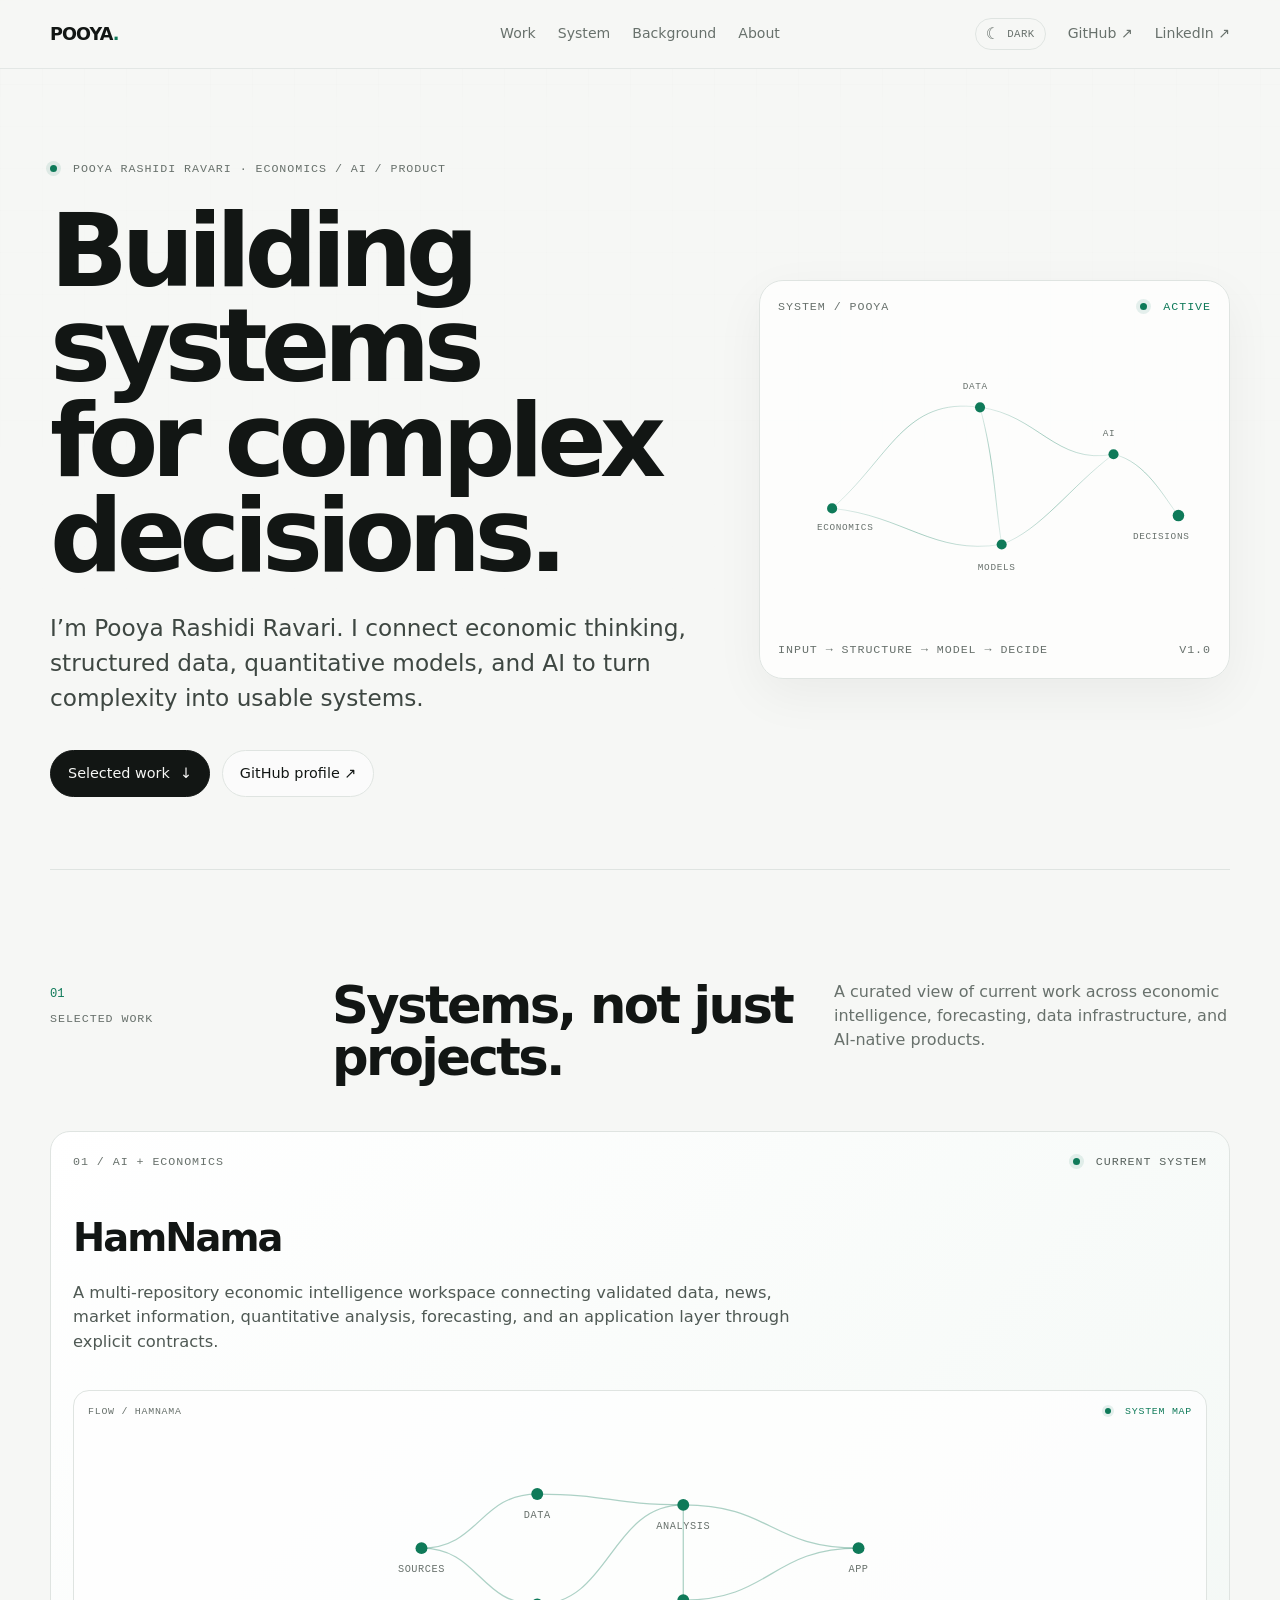
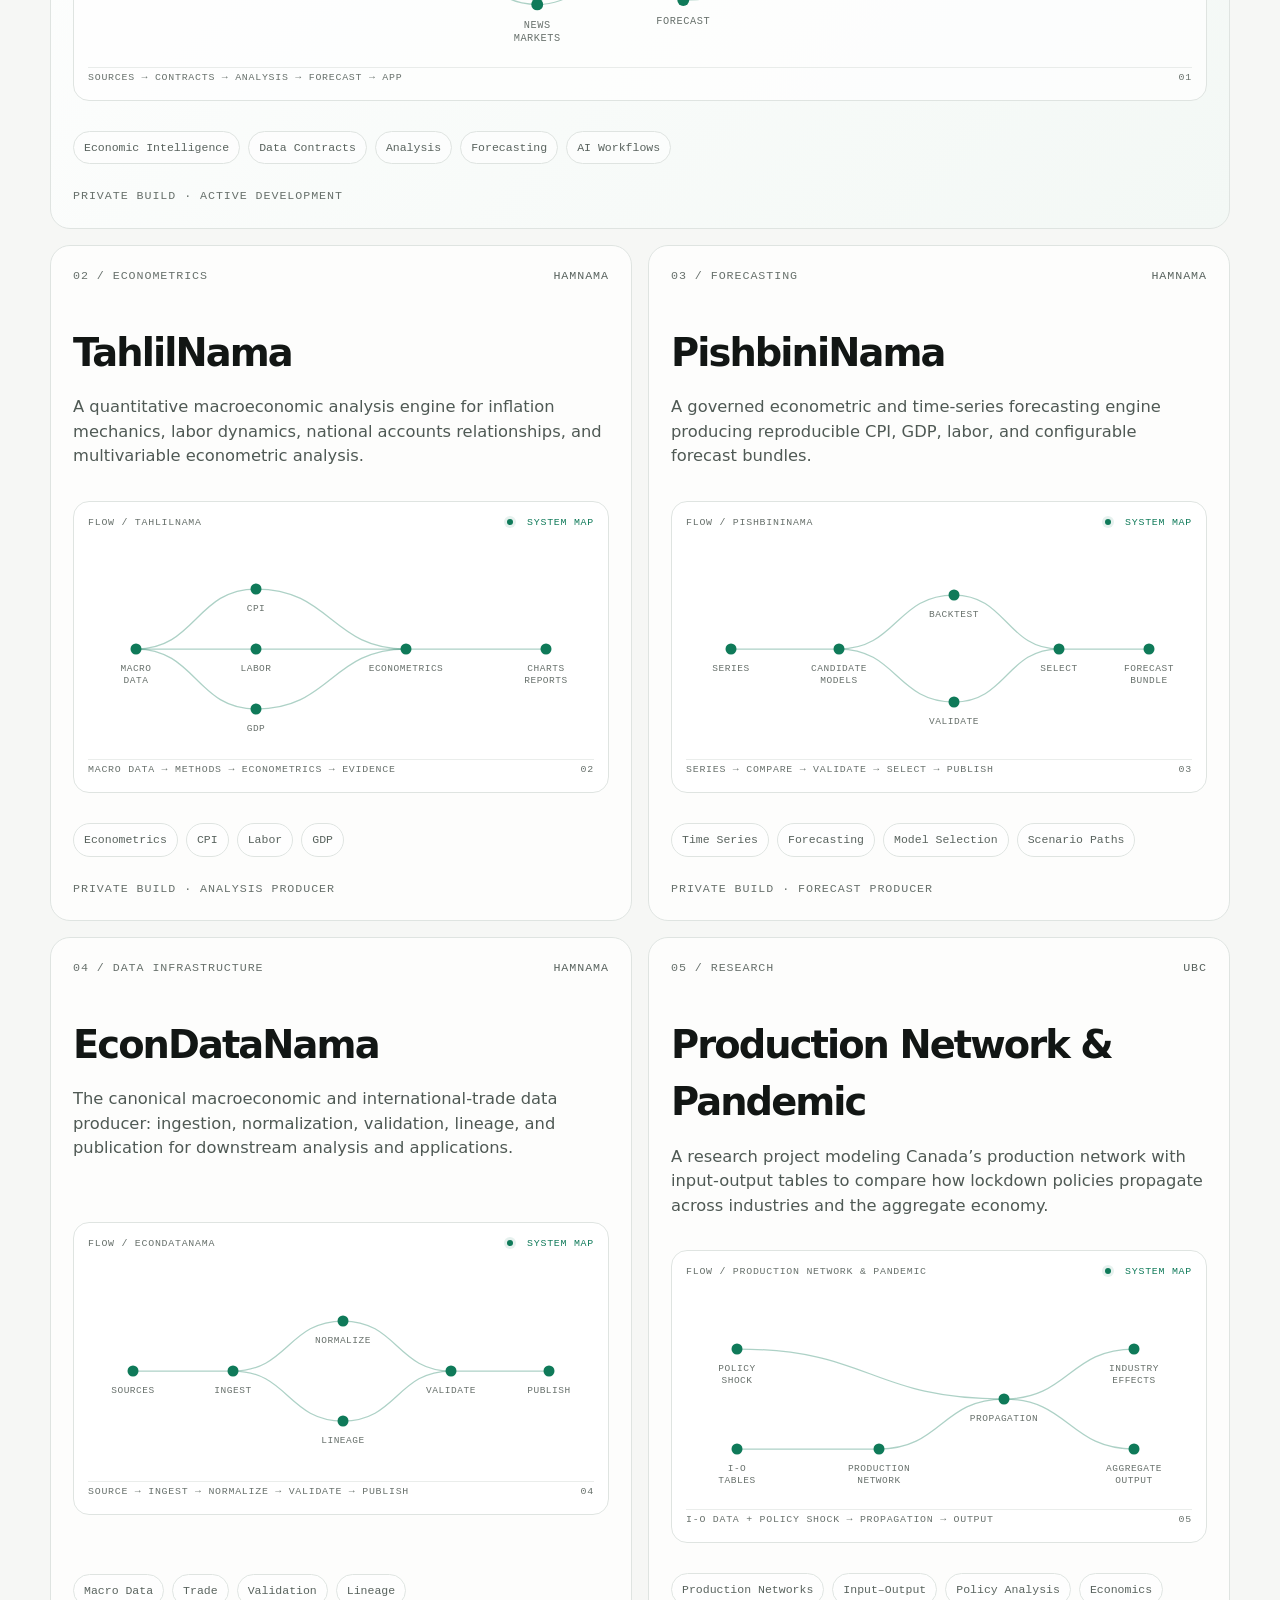
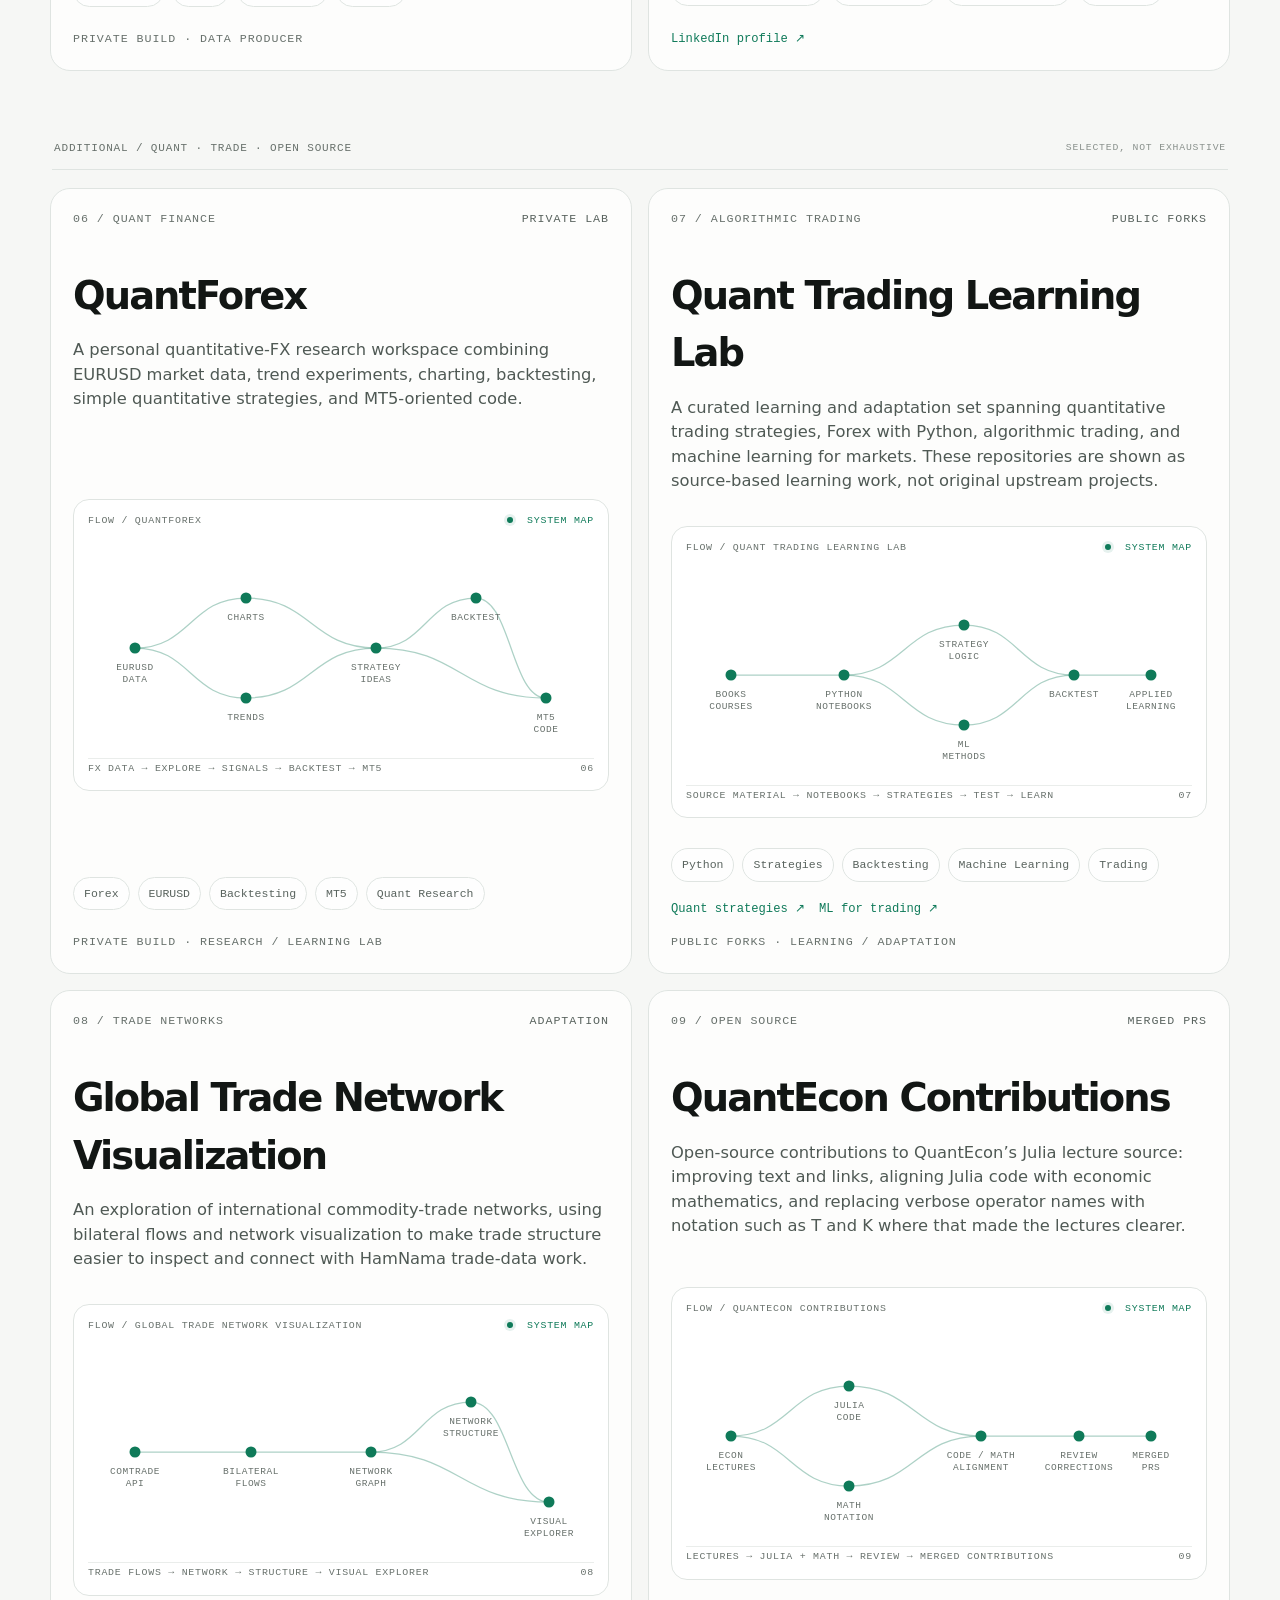
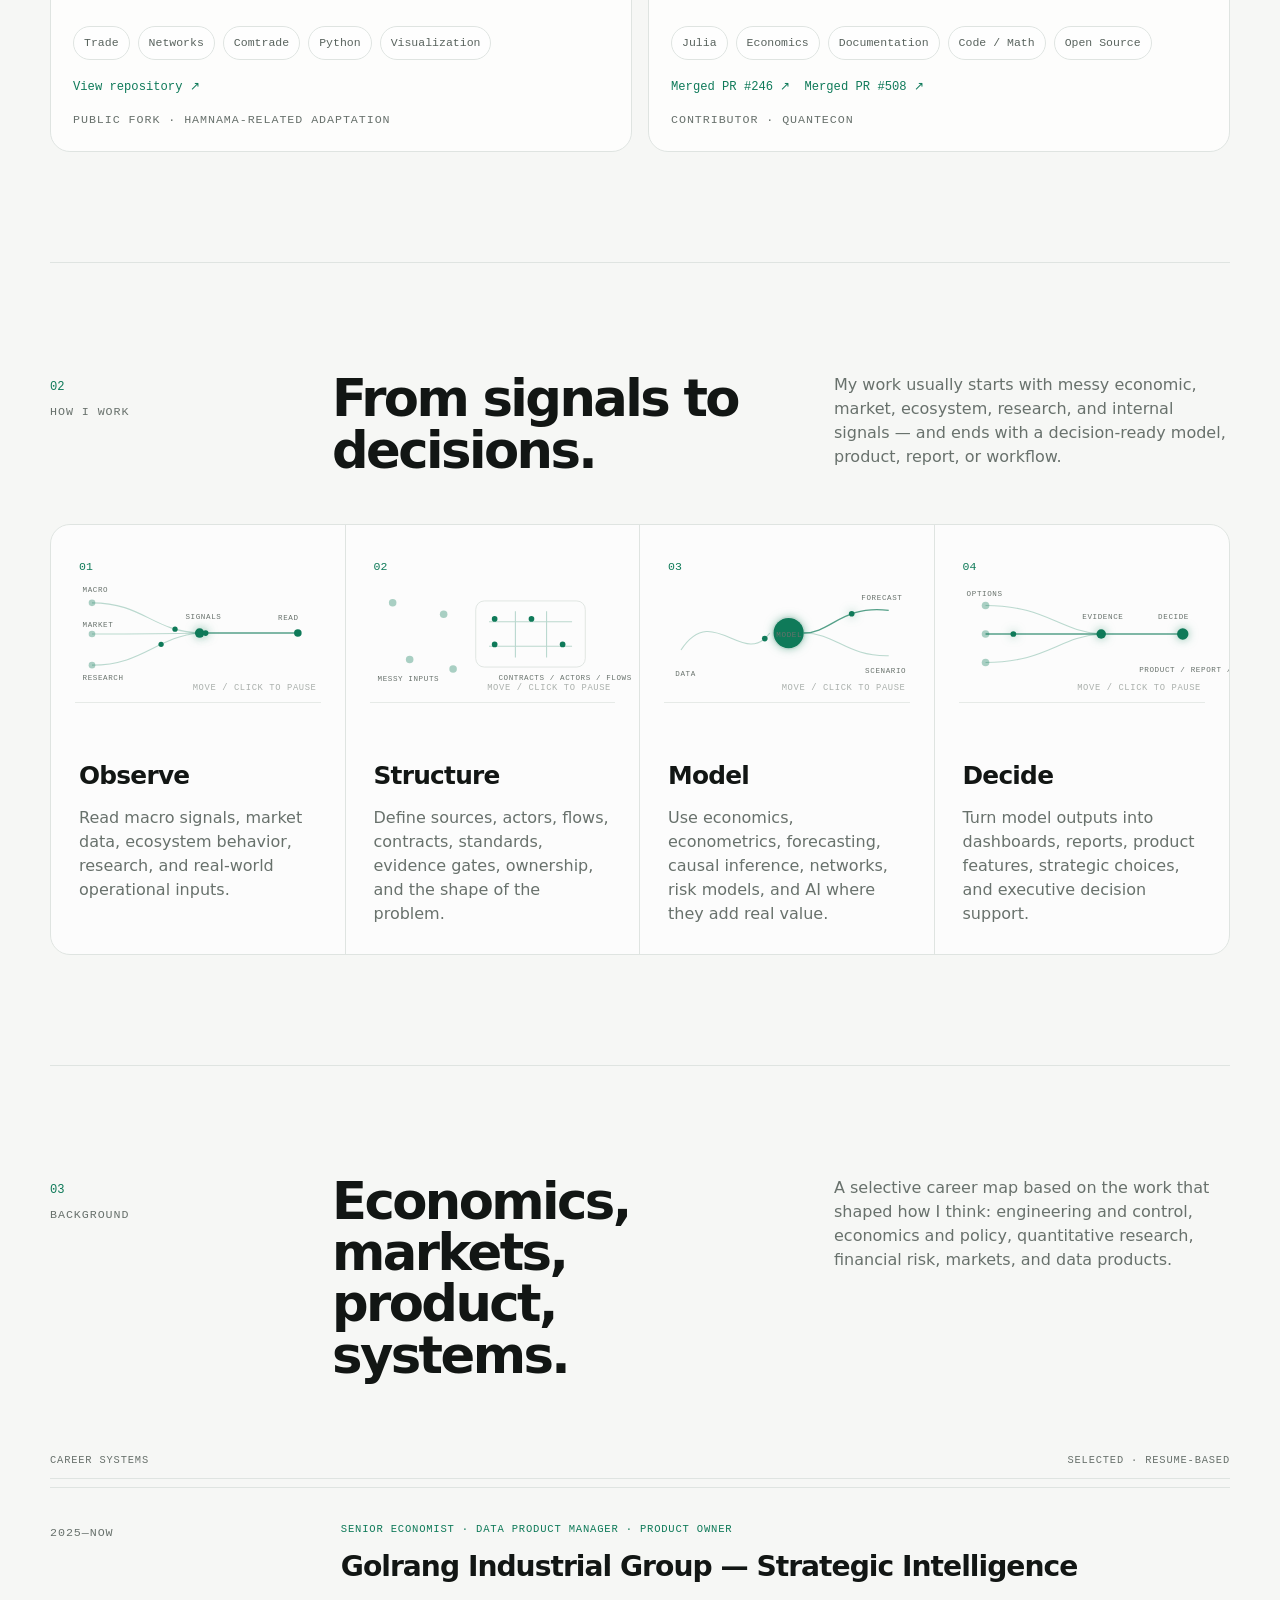
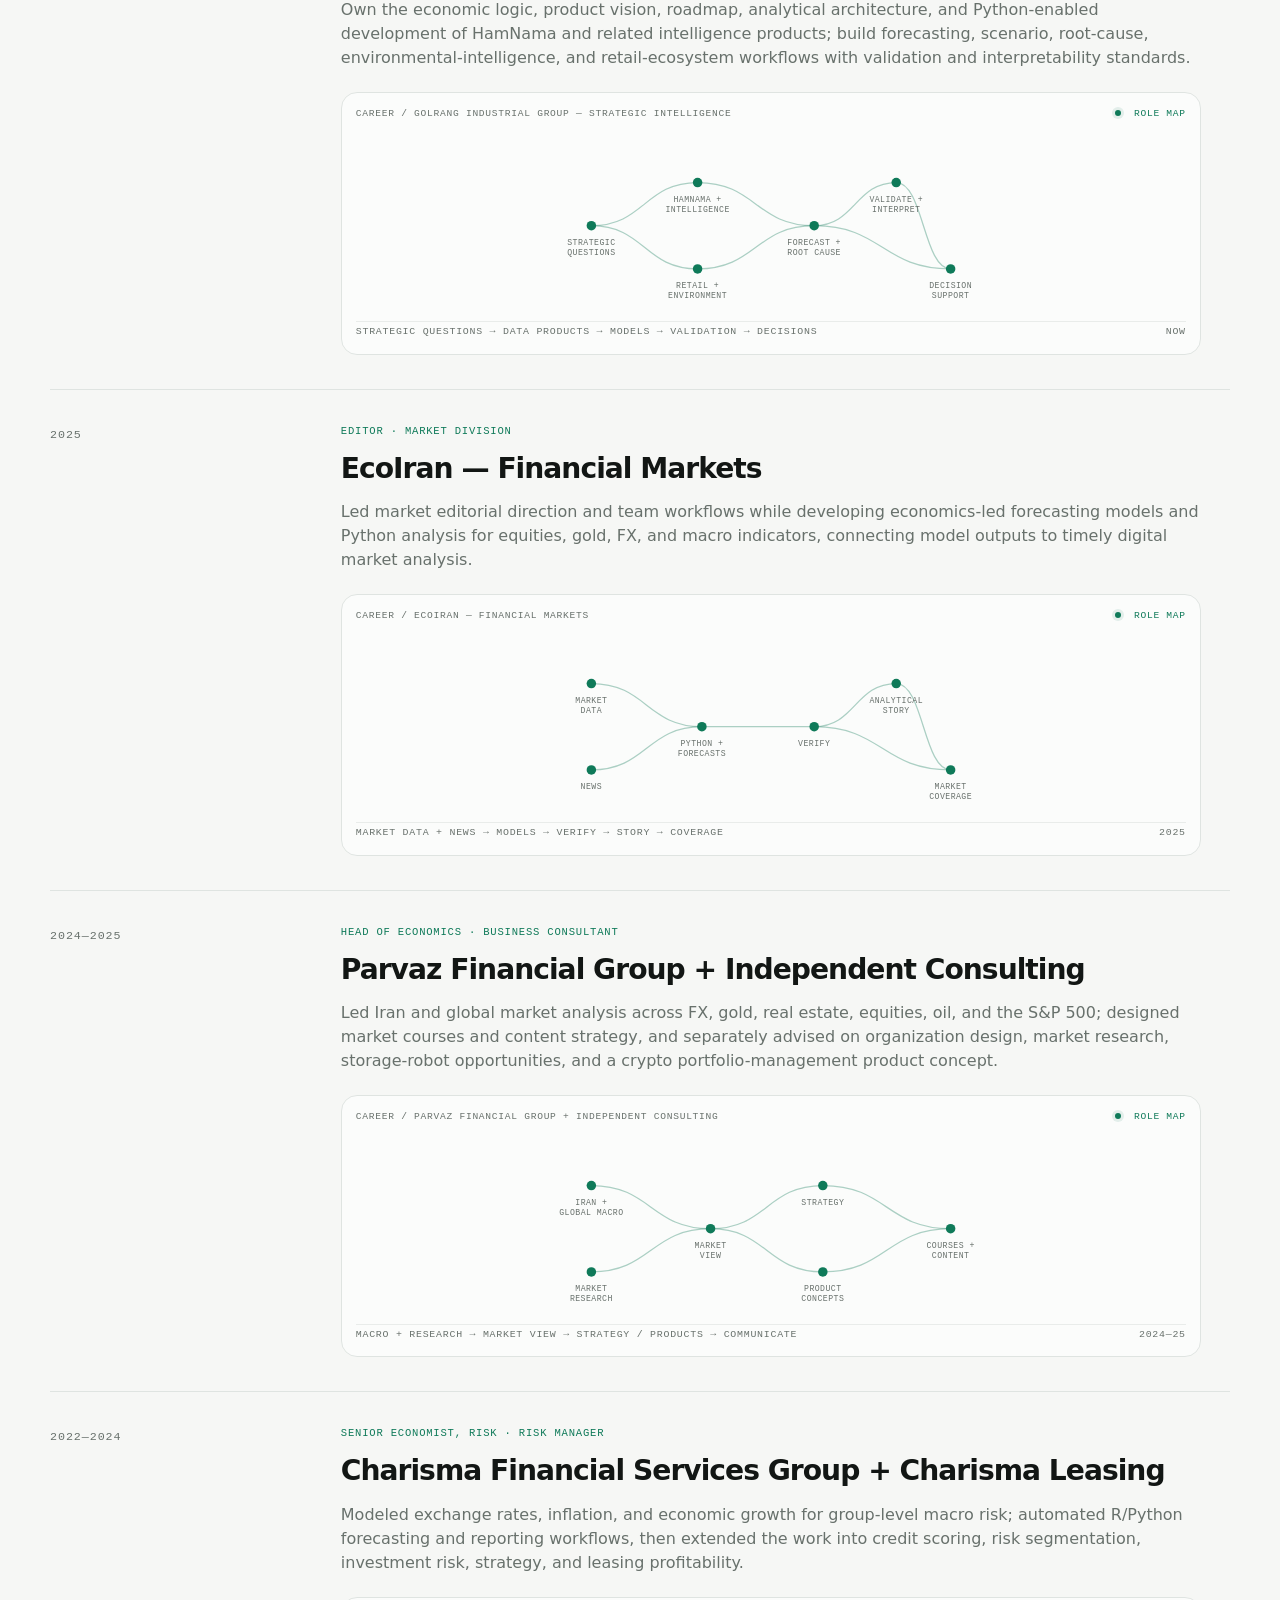
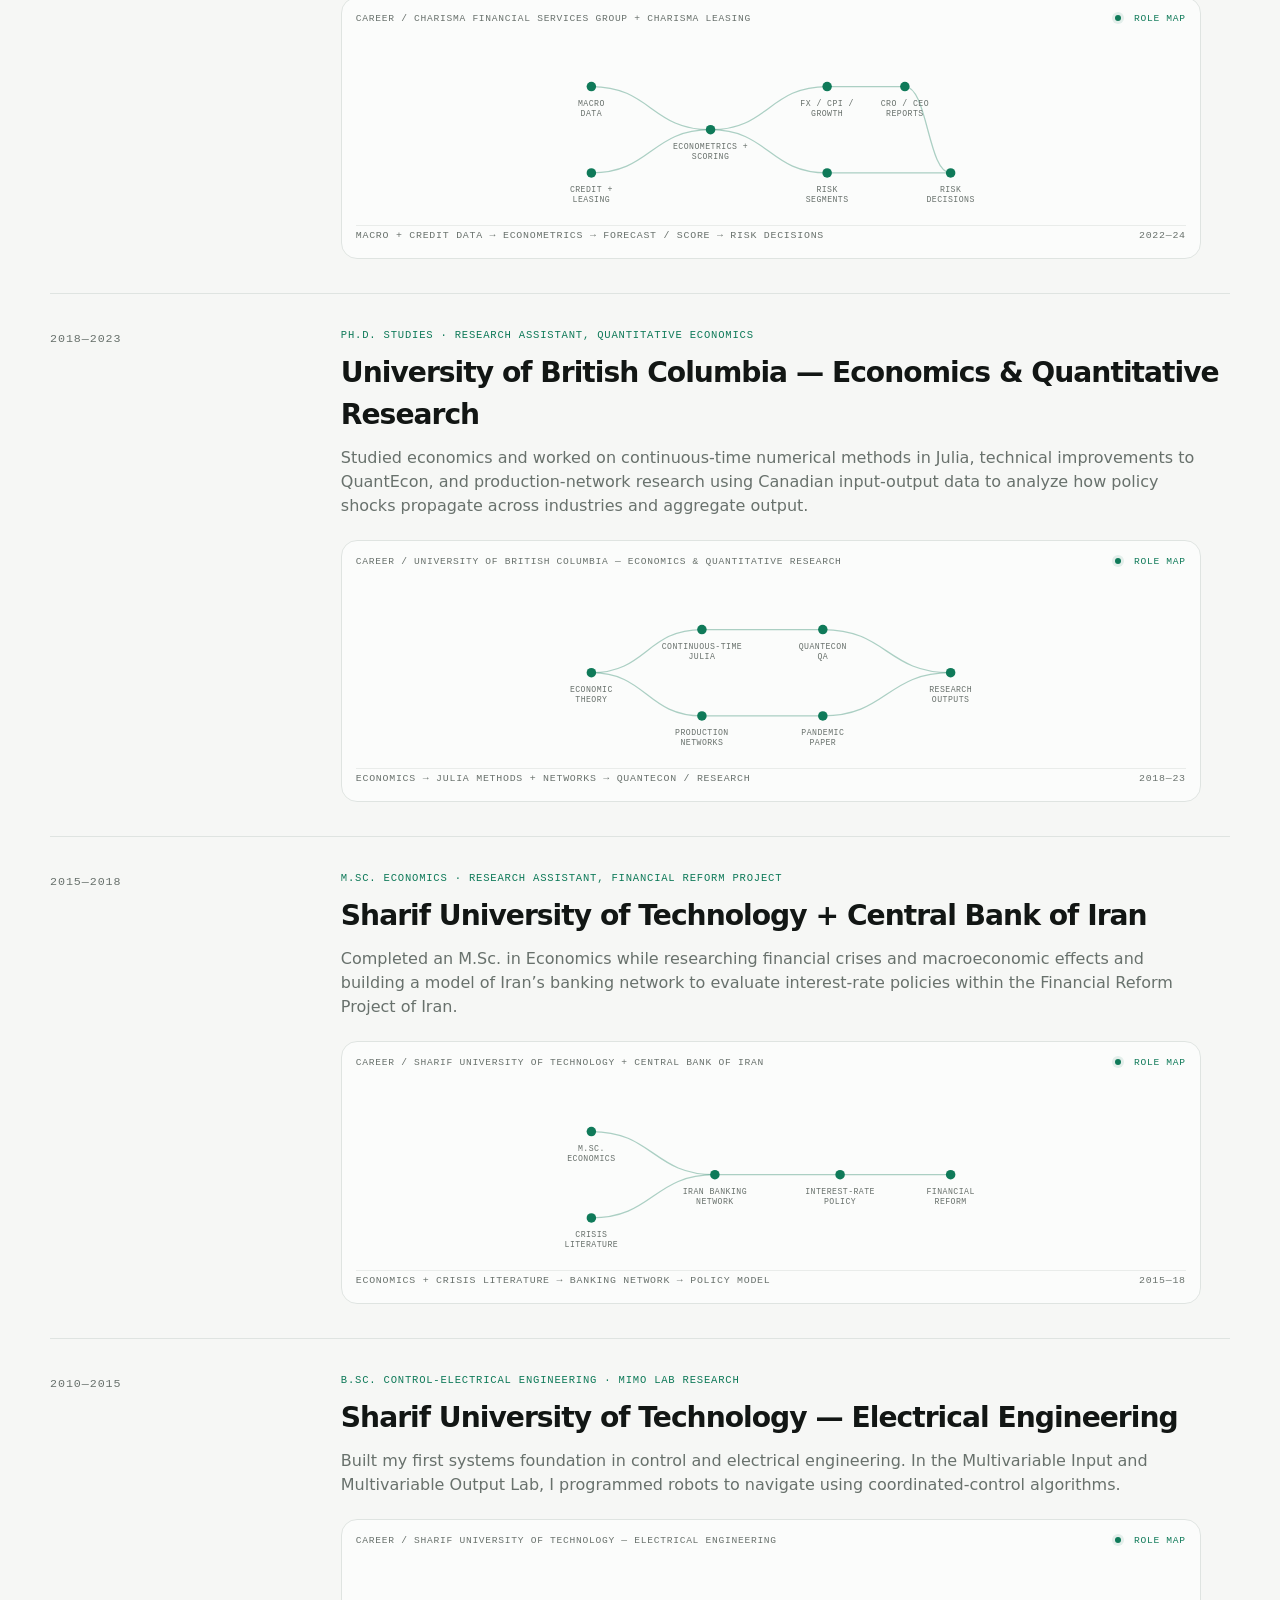
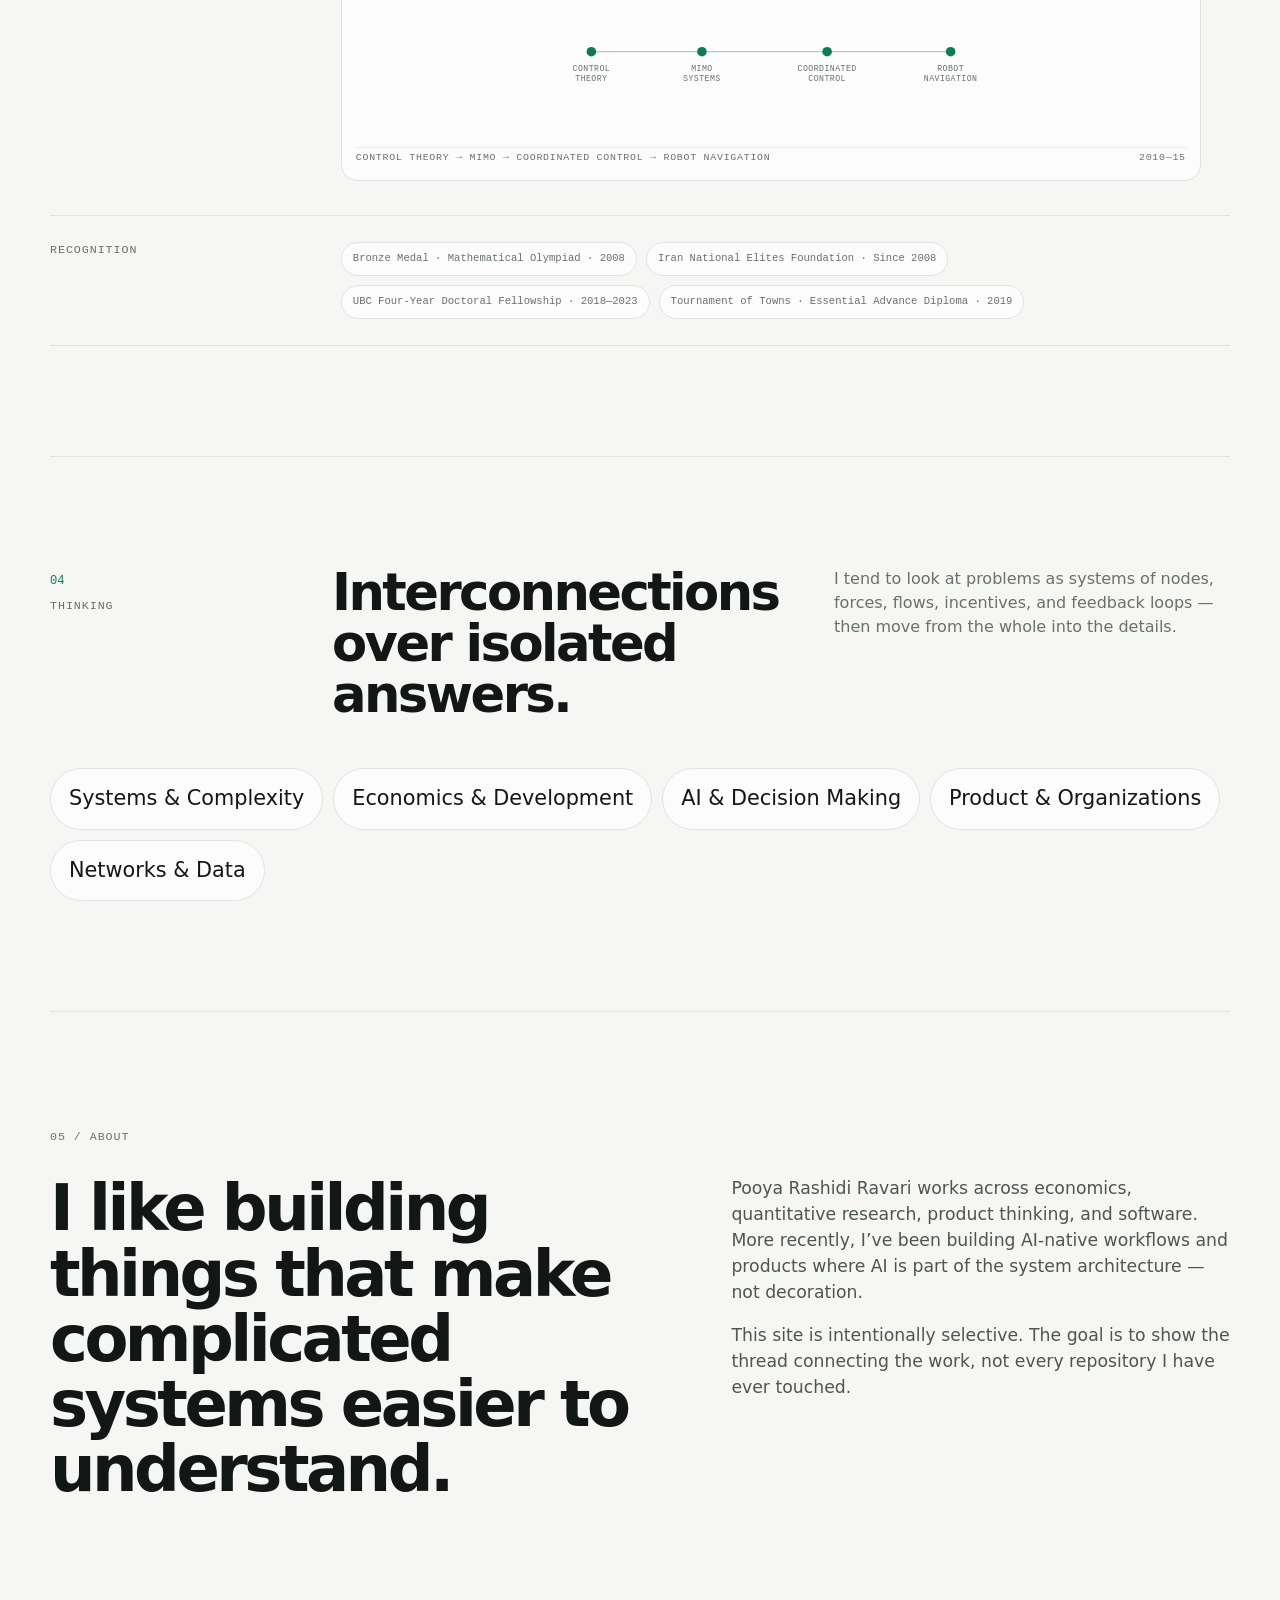
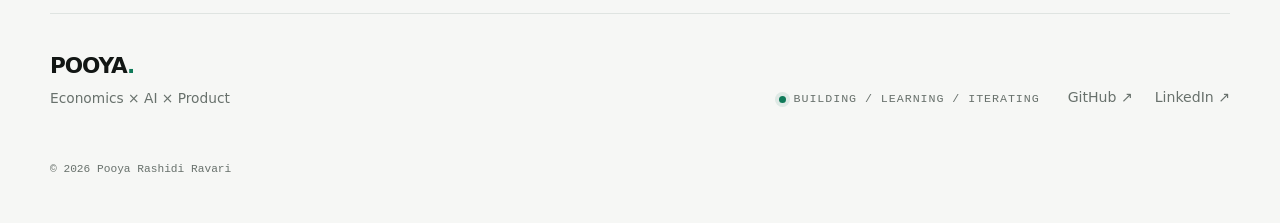
<file: index.html>
<!doctype html>
<html lang="en">
<head>
  <meta charset="utf-8">
  <meta name="viewport" content="width=device-width, initial-scale=1">
  <meta name="theme-color" content="#f6f7f5">

  <title>Pooya Rashidi Ravari | Economics, AI, Product & Quant Research</title>
  <meta name="description" content="Official portfolio of Pooya Rashidi Ravari — economist, data product manager, quantitative researcher and AI systems builder working across economics, forecasting, finance and decision systems.">
  <meta name="author" content="Pooya Rashidi Ravari">
  <meta name="robots" content="index,follow,max-image-preview:large,max-snippet:-1,max-video-preview:-1">

  <link rel="canonical" href="https://pooyaravari.github.io/">
  <link rel="sitemap" type="application/xml" href="https://pooyaravari.github.io/sitemap.xml">
  <link rel="icon" href="favicon.svg" type="image/svg+xml">
  <link rel="stylesheet" href="assets/css/style.css">
  <link rel="stylesheet" href="assets/css/resume-interactions.css">

  <meta property="og:title" content="Pooya Rashidi Ravari | Economics × AI × Product">
  <meta property="og:description" content="Official portfolio of Pooya Rashidi Ravari: economic intelligence, forecasting, quantitative finance, AI systems and product work.">
  <meta property="og:type" content="website">
  <meta property="og:url" content="https://pooyaravari.github.io/">
  <meta property="og:site_name" content="Pooya Rashidi Ravari">
  <meta property="og:locale" content="en_US">

  <meta name="twitter:card" content="summary">
  <meta name="twitter:title" content="Pooya Rashidi Ravari | Economics × AI × Product">
  <meta name="twitter:description" content="Economics, quantitative research, AI systems, forecasting and product work by Pooya Rashidi Ravari.">

  <script type="application/ld+json">
  {
    "@context": "https://schema.org",
    "@graph": [
      {
        "@type": "Person",
        "@id": "https://pooyaravari.github.io/#person",
        "name": "Pooya Rashidi Ravari",
        "alternateName": ["Pooya Rashidi", "Pooya Ravari"],
        "url": "https://pooyaravari.github.io/",
        "sameAs": [
          "https://github.com/pooyaravari",
          "https://www.linkedin.com/in/pooya-rashidi-ravari-47489778/"
        ],
        "jobTitle": "Senior Economist, Data Product Manager and Product Owner",
        "alumniOf": [
          {"@type": "CollegeOrUniversity", "name": "University of British Columbia"},
          {"@type": "CollegeOrUniversity", "name": "Sharif University of Technology"}
        ],
        "knowsAbout": [
          "Economics",
          "Artificial Intelligence",
          "Product Management",
          "Econometrics",
          "Economic Forecasting",
          "Quantitative Finance",
          "Risk Analytics",
          "Data Systems",
          "Network Analysis",
          "Control Engineering"
        ]
      },
      {
        "@type": "WebSite",
        "@id": "https://pooyaravari.github.io/#website",
        "url": "https://pooyaravari.github.io/",
        "name": "Pooya Rashidi Ravari",
        "alternateName": ["Pooya Rashidi", "Pooya Ravari"],
        "publisher": {"@id": "https://pooyaravari.github.io/#person"},
        "inLanguage": "en"
      },
      {
        "@type": "ProfilePage",
        "@id": "https://pooyaravari.github.io/#profile",
        "url": "https://pooyaravari.github.io/",
        "name": "Pooya Rashidi Ravari — Economics, AI, Product & Quant Research",
        "mainEntity": {"@id": "https://pooyaravari.github.io/#person"},
        "isPartOf": {"@id": "https://pooyaravari.github.io/#website"},
        "inLanguage": "en"
      }
    ]
  }
  </script>
</head>
<body>
  <div class="ambient-grid" aria-hidden="true"></div>

  <header class="site-header">
    <a class="brand" href="#top" aria-label="Pooya Rashidi Ravari home">POOYA<span>.</span></a>
    <nav class="nav" aria-label="Primary navigation">
      <a href="#work">Work</a>
      <a href="#system">System</a>
      <a href="#background">Background</a>
      <a href="#about">About</a>
    </nav>
    <div class="header-links">
      <a href="https://github.com/pooyaravari" target="_blank" rel="noreferrer">GitHub ↗</a>
      <a href="https://www.linkedin.com/in/pooya-rashidi-ravari-47489778/" target="_blank" rel="noreferrer">LinkedIn ↗</a>
    </div>
  </header>

  <main id="top">
    <section class="hero section-shell">
      <div class="hero-copy reveal">
        <div class="eyebrow"><span class="status-dot"></span> POOYA RASHIDI RAVARI · ECONOMICS / AI / PRODUCT</div>
        <h1>Building systems<br>for complex decisions.</h1>
        <p class="hero-lede">I’m Pooya Rashidi Ravari. I connect economic thinking, structured data, quantitative models, and AI to turn complexity into usable systems.</p>
        <div class="hero-actions">
          <a class="button button-primary" href="#work">Selected work <span>↓</span></a>
          <a class="button button-ghost" href="https://github.com/pooyaravari" target="_blank" rel="noreferrer">GitHub profile ↗</a>
        </div>
      </div>

      <div class="system-card reveal" aria-label="System map: economics to decisions">
        <div class="system-card-head">
          <span>SYSTEM / POOYA</span>
          <span class="system-state"><i></i> ACTIVE</span>
        </div>
        <div class="network" aria-hidden="true">
          <svg viewBox="0 0 600 420" role="img">
            <defs>
              <linearGradient id="lineFade" x1="0" x2="1">
                <stop offset="0" stop-color="currentColor" stop-opacity=".12"/>
                <stop offset=".5" stop-color="currentColor" stop-opacity=".42"/>
                <stop offset="1" stop-color="currentColor" stop-opacity=".12"/>
              </linearGradient>
            </defs>
            <g class="network-lines" fill="none" stroke="url(#lineFade)" stroke-width="1.25">
              <path d="M75 250 C155 180 175 95 280 110"/>
              <path d="M75 250 C175 260 215 315 310 300"/>
              <path d="M280 110 C360 120 385 190 465 175"/>
              <path d="M310 300 C365 280 405 220 465 175"/>
              <path d="M465 175 C510 185 535 235 555 260"/>
              <path d="M280 110 C300 185 300 235 310 300"/>
            </g>
            <g class="network-node node-a"><circle cx="75" cy="250" r="7"/><text x="54" y="280">ECONOMICS</text></g>
            <g class="network-node node-b"><circle cx="280" cy="110" r="7"/><text x="256" y="85">DATA</text></g>
            <g class="network-node node-c"><circle cx="310" cy="300" r="7"/><text x="277" y="335">MODELS</text></g>
            <g class="network-node node-d"><circle cx="465" cy="175" r="7"/><text x="450" y="150">AI</text></g>
            <g class="network-node node-e"><circle cx="555" cy="260" r="8"/><text x="492" y="292">DECISIONS</text></g>
          </svg>
        </div>
        <div class="system-card-foot">
          <span>INPUT → STRUCTURE → MODEL → DECIDE</span>
          <span>V1.0</span>
        </div>
      </div>
    </section>

    <section id="work" class="section-shell section-block">
      <div class="section-heading reveal">
        <div>
          <span class="section-index">01</span>
          <p class="section-label">SELECTED WORK</p>
        </div>
        <h2>Systems, not just projects.</h2>
        <p>A curated view of current work across economic intelligence, forecasting, data infrastructure, and AI-native products.</p>
      </div>

      <div class="projects">
        <article class="project-card project-featured reveal">
          <div class="project-topline">
            <span>01 / AI + ECONOMICS</span>
            <span class="project-status"><i></i> CURRENT SYSTEM</span>
          </div>
          <div class="project-body">
            <div>
              <h3>HamNama</h3>
              <p class="project-summary">A multi-repository economic intelligence workspace connecting validated data, news, market information, quantitative analysis, forecasting, and an application layer through explicit contracts.</p>
            </div>
            <div class="project-stack">
              <span>Economic Intelligence</span><span>Data Contracts</span><span>Analysis</span><span>Forecasting</span><span>AI Workflows</span>
            </div>
          </div>
          <div class="project-note">PRIVATE BUILD · ACTIVE DEVELOPMENT</div>
        </article>

        <article class="project-card reveal">
          <div class="project-topline">
            <span>02 / ECONOMETRICS</span>
            <span class="project-status">HAMNAMA</span>
          </div>
          <div class="project-body">
            <div>
              <h3>TahlilNama</h3>
              <p class="project-summary">A quantitative macroeconomic analysis engine for inflation mechanics, labor dynamics, national accounts relationships, and multivariable econometric analysis.</p>
            </div>
            <div class="project-stack">
              <span>Econometrics</span><span>CPI</span><span>Labor</span><span>GDP</span>
            </div>
          </div>
          <div class="project-note">PRIVATE BUILD · ANALYSIS PRODUCER</div>
        </article>

        <article class="project-card reveal">
          <div class="project-topline">
            <span>03 / FORECASTING</span>
            <span class="project-status">HAMNAMA</span>
          </div>
          <div class="project-body">
            <div>
              <h3>PishbiniNama</h3>
              <p class="project-summary">A governed econometric and time-series forecasting engine producing reproducible CPI, GDP, labor, and configurable forecast bundles.</p>
            </div>
            <div class="project-stack">
              <span>Time Series</span><span>Forecasting</span><span>Model Selection</span><span>Scenario Paths</span>
            </div>
          </div>
          <div class="project-note">PRIVATE BUILD · FORECAST PRODUCER</div>
        </article>

        <article class="project-card reveal">
          <div class="project-topline">
            <span>04 / DATA INFRASTRUCTURE</span>
            <span class="project-status">HAMNAMA</span>
          </div>
          <div class="project-body">
            <div>
              <h3>EconDataNama</h3>
              <p class="project-summary">The canonical macroeconomic and international-trade data producer: ingestion, normalization, validation, lineage, and publication for downstream analysis and applications.</p>
            </div>
            <div class="project-stack">
              <span>Macro Data</span><span>Trade</span><span>Validation</span><span>Lineage</span>
            </div>
          </div>
          <div class="project-note">PRIVATE BUILD · DATA PRODUCER</div>
        </article>

        <article class="project-card reveal">
          <div class="project-topline">
            <span>05 / AI + SOCIAL</span>
            <span class="project-status"><i></i> PROTOTYPE</span>
          </div>
          <div class="project-body">
            <div>
              <h3>Wavelength</h3>
              <p class="project-summary">A social discovery network designed around movement, music, and shared vibe, using privacy-aware kinematic motion analysis instead of scores, swipes, or facial recognition.</p>
            </div>
            <div class="project-stack">
              <span>Motion Analysis</span><span>React</span><span>TypeScript</span><span>Privacy by Design</span>
            </div>
          </div>
          <div class="project-note">PRIVATE BUILD · PRODUCT EXPERIMENT</div>
        </article>

        <article class="project-card reveal">
          <div class="project-topline">
            <span>06 / RESEARCH</span>
            <span class="project-status">UBC</span>
          </div>
          <div class="project-body">
            <div>
              <h3>Production Network &amp; Pandemic</h3>
              <p class="project-summary">A research project modeling Canada’s production network with input-output tables to compare how lockdown policies propagate across industries and the aggregate economy.</p>
            </div>
            <div class="project-stack">
              <span>Production Networks</span><span>Input–Output</span><span>Policy Analysis</span><span>Economics</span>
            </div>
          </div>
          <a class="project-link" href="https://www.linkedin.com/in/pooya-rashidi-ravari-47489778/" target="_blank" rel="noreferrer">LinkedIn profile ↗</a>
        </article>
      </div>
    </section>

    <section id="system" class="section-shell section-block system-section">
      <div class="section-heading reveal">
        <div>
          <span class="section-index">02</span>
          <p class="section-label">HOW I WORK</p>
        </div>
        <h2>From signals to decisions.</h2>
        <p>My work usually starts with messy economic, market, ecosystem, research, and internal signals — and ends with a decision-ready model, product, report, or workflow.</p>
      </div>

      <div class="process-grid reveal">
        <div class="process-step" data-process="observe">
          <span>01</span>
          <div class="process-visual" aria-hidden="true"></div>
          <h3>Observe</h3>
          <p>Read macro signals, market data, ecosystem behavior, research, and real-world operational inputs.</p>
        </div>
        <div class="process-step" data-process="structure">
          <span>02</span>
          <div class="process-visual" aria-hidden="true"></div>
          <h3>Structure</h3>
          <p>Define sources, actors, flows, contracts, standards, evidence gates, ownership, and the shape of the problem.</p>
        </div>
        <div class="process-step" data-process="model">
          <span>03</span>
          <div class="process-visual" aria-hidden="true"></div>
          <h3>Model</h3>
          <p>Use economics, econometrics, forecasting, causal inference, networks, risk models, and AI where they add real value.</p>
        </div>
        <div class="process-step" data-process="decide">
          <span>04</span>
          <div class="process-visual" aria-hidden="true"></div>
          <h3>Decide</h3>
          <p>Turn model outputs into dashboards, reports, product features, strategic choices, and executive decision support.</p>
        </div>
      </div>
    </section>

    <section id="background" class="section-shell section-block split-section">
      <div class="section-heading reveal">
        <div>
          <span class="section-index">03</span>
          <p class="section-label">BACKGROUND</p>
        </div>
        <h2>Economics, markets, product, systems.</h2>
        <p>A selective career map based on the work that shaped how I think: engineering and control, economics and policy, quantitative research, financial risk, markets, and data products.</p>
      </div>

      <div class="career-divider"><span>CAREER SYSTEMS</span><span>SELECTED · RESUME-BASED</span></div>
      <div class="timeline">
        <div class="timeline-row role-row">
          <div class="timeline-date">2025—NOW</div>
          <div>
            <div class="role-kicker">Senior Economist · Data Product Manager · Product Owner</div>
            <h3>Golrang Industrial Group — Strategic Intelligence</h3>
            <p>Own the economic logic, product vision, roadmap, analytical architecture, and Python-enabled development of HamNama and related intelligence products; build forecasting, scenario, root-cause, environmental-intelligence, and retail-ecosystem workflows with validation and interpretability standards.</p>
            <div class="role-map-slot" data-role-map="golrang"></div>
          </div>
        </div>

        <div class="timeline-row role-row">
          <div class="timeline-date">2025</div>
          <div>
            <div class="role-kicker">Editor · Market Division</div>
            <h3>EcoIran — Financial Markets</h3>
            <p>Led market editorial direction and team workflows while developing economics-led forecasting models and Python analysis for equities, gold, FX, and macro indicators, connecting model outputs to timely digital market analysis.</p>
            <div class="role-map-slot" data-role-map="ecoiran"></div>
          </div>
        </div>

        <div class="timeline-row role-row">
          <div class="timeline-date">2024—2025</div>
          <div>
            <div class="role-kicker">Head of Economics · Business Consultant</div>
            <h3>Parvaz Financial Group + Independent Consulting</h3>
            <p>Led Iran and global market analysis across FX, gold, real estate, equities, oil, and the S&amp;P 500; designed market courses and content strategy, and separately advised on organization design, market research, storage-robot opportunities, and a crypto portfolio-management product concept.</p>
            <div class="role-map-slot" data-role-map="markets"></div>
          </div>
        </div>

        <div class="timeline-row role-row">
          <div class="timeline-date">2022—2024</div>
          <div>
            <div class="role-kicker">Senior Economist, Risk · Risk Manager</div>
            <h3>Charisma Financial Services Group + Charisma Leasing</h3>
            <p>Modeled exchange rates, inflation, and economic growth for group-level macro risk; automated R/Python forecasting and reporting workflows, then extended the work into credit scoring, risk segmentation, investment risk, strategy, and leasing profitability.</p>
            <div class="role-map-slot" data-role-map="charisma"></div>
          </div>
        </div>

        <div class="timeline-row role-row">
          <div class="timeline-date">2018—2023</div>
          <div>
            <div class="role-kicker">Ph.D. Studies · Research Assistant, Quantitative Economics</div>
            <h3>University of British Columbia — Economics &amp; Quantitative Research</h3>
            <p>Studied economics and worked on continuous-time numerical methods in Julia, technical improvements to QuantEcon, and production-network research using Canadian input-output data to analyze how policy shocks propagate across industries and aggregate output.</p>
            <div class="role-map-slot" data-role-map="ubc"></div>
          </div>
        </div>

        <div class="timeline-row role-row">
          <div class="timeline-date">2015—2018</div>
          <div>
            <div class="role-kicker">M.Sc. Economics · Research Assistant, Financial Reform Project</div>
            <h3>Sharif University of Technology + Central Bank of Iran</h3>
            <p>Completed an M.Sc. in Economics while researching financial crises and macroeconomic effects and building a model of Iran’s banking network to evaluate interest-rate policies within the Financial Reform Project of Iran.</p>
            <div class="role-map-slot" data-role-map="sharifecon"></div>
          </div>
        </div>

        <div class="timeline-row role-row">
          <div class="timeline-date">2010—2015</div>
          <div>
            <div class="role-kicker">B.Sc. Control-Electrical Engineering · MIMO Lab Research</div>
            <h3>Sharif University of Technology — Electrical Engineering</h3>
            <p>Built my first systems foundation in control and electrical engineering. In the Multivariable Input and Multivariable Output Lab, I programmed robots to navigate using coordinated-control algorithms.</p>
            <div class="role-map-slot" data-role-map="sharifee"></div>
          </div>
        </div>

        <div class="recognition-strip">
          <div class="timeline-date">RECOGNITION</div>
          <div class="recognition-items">
            <span>Bronze Medal · Mathematical Olympiad · 2008</span>
            <span>Iran National Elites Foundation · Since 2008</span>
            <span>UBC Four-Year Doctoral Fellowship · 2018—2023</span>
            <span>Tournament of Towns · Essential Advance Diploma · 2019</span>
          </div>
        </div>
      </div>
    </section>

    <section class="section-shell section-block thinking-section">
      <div class="section-heading reveal">
        <div>
          <span class="section-index">04</span>
          <p class="section-label">THINKING</p>
        </div>
        <h2>Interconnections over isolated answers.</h2>
        <p>I tend to look at problems as systems of nodes, forces, flows, incentives, and feedback loops — then move from the whole into the details.</p>
      </div>
      <div class="thinking-list reveal">
        <span>Systems &amp; Complexity</span>
        <span>Economics &amp; Development</span>
        <span>AI &amp; Decision Making</span>
        <span>Product &amp; Organizations</span>
        <span>Networks &amp; Data</span>
      </div>
    </section>

    <section id="about" class="section-shell section-block about-section reveal">
      <p class="section-label">05 / ABOUT</p>
      <div class="about-grid">
        <h2>I like building things that make complicated systems easier to understand.</h2>
        <div class="about-copy">
          <p>Pooya Rashidi Ravari works across economics, quantitative research, product thinking, and software. More recently, I’ve been building AI-native workflows and products where AI is part of the system architecture — not decoration.</p>
          <p>This site is intentionally selective. The goal is to show the thread connecting the work, not every repository I have ever touched.</p>
        </div>
      </div>
    </section>
  </main>

  <footer class="site-footer section-shell">
    <div>
      <a class="brand footer-brand" href="#top">POOYA<span>.</span></a>
      <p>Economics × AI × Product</p>
    </div>
    <div class="footer-status">
      <span class="status-dot"></span>
      <span>BUILDING / LEARNING / ITERATING</span>
    </div>
    <div class="footer-links">
      <a href="https://github.com/pooyaravari" target="_blank" rel="noreferrer">GitHub ↗</a>
      <a href="https://www.linkedin.com/in/pooya-rashidi-ravari-47489778/" target="_blank" rel="noreferrer">LinkedIn ↗</a>
    </div>
    <div class="footer-meta">© <span id="year"></span> Pooya Rashidi Ravari</div>
  </footer>

  <script src="assets/js/main.js" defer></script>
  <script src="assets/js/resume-interactions.js" defer></script>
</body>
</html>
</file>
<file: assets/css/style.css>
:root{
  --bg:#f6f7f5;
  --panel:#ffffff;
  --text:#121614;
  --muted:#68716c;
  --line:#dfe4e1;
  --accent:#0f7a59;
  --accent-soft:#eaf5f0;
  --mono:ui-monospace,SFMono-Regular,Menlo,Monaco,Consolas,"Liberation Mono","Courier New",monospace;
  --sans:Inter,ui-sans-serif,system-ui,-apple-system,BlinkMacSystemFont,"Segoe UI",sans-serif;
  color-scheme:light;
}

[data-theme="dark"]{
  --bg:#0b0e0d;
  --panel:#111614;
  --text:#edf3ef;
  --muted:#8f9b95;
  --line:#27302c;
  --accent:#66d2a8;
  --accent-soft:#11251e;
  color-scheme:dark;
}

@media (prefers-color-scheme:dark){
  :root:not([data-theme]){
    --bg:#0b0e0d;
    --panel:#111614;
    --text:#edf3ef;
    --muted:#8f9b95;
    --line:#27302c;
    --accent:#66d2a8;
    --accent-soft:#11251e;
    color-scheme:dark;
  }
}

*{box-sizing:border-box}
html{scroll-behavior:smooth}
body{margin:0;background:var(--bg);color:var(--text);font-family:var(--sans);line-height:1.5;transition:background-color .25s ease,color .25s ease}
a{color:inherit;text-decoration:none}
button,input,textarea,select{font:inherit}

.ambient-grid{position:fixed;inset:0;pointer-events:none;opacity:.38;background-image:linear-gradient(to right,rgba(18,22,20,.035) 1px,transparent 1px),linear-gradient(to bottom,rgba(18,22,20,.035) 1px,transparent 1px);background-size:42px 42px;mask-image:linear-gradient(to bottom,rgba(0,0,0,.7),transparent 82%);z-index:-1}

.section-shell{width:min(1180px,calc(100% - 40px));margin:0 auto}
.site-header{position:sticky;top:0;z-index:20;display:grid;grid-template-columns:1fr auto 1fr;align-items:center;gap:24px;padding:18px max(20px,calc((100vw - 1180px)/2));background:rgba(246,247,245,.84);backdrop-filter:blur(18px);border-bottom:1px solid rgba(223,228,225,.8)}
.brand{font-weight:800;letter-spacing:-.05em;font-size:1.1rem}
.brand span{color:var(--accent)}
.nav,.header-links,.footer-links{display:flex;gap:22px;align-items:center}
.nav a,.header-links a,.footer-links a{font-size:.88rem;color:var(--muted)}
.nav a:hover,.header-links a:hover,.footer-links a:hover{color:var(--text)}
.header-links{justify-content:flex-end}
.theme-toggle{display:inline-flex;align-items:center;gap:7px;border:1px solid var(--line);background:transparent;color:var(--muted);border-radius:999px;padding:7px 10px;cursor:pointer;line-height:1;transition:color .2s ease,border-color .2s ease,background-color .2s ease}
.theme-toggle:hover{color:var(--text);border-color:var(--muted);background:var(--accent-soft)}
.theme-symbol{font-size:1rem;line-height:1}
.theme-text{font-family:var(--mono);font-size:.67rem;letter-spacing:.04em;text-transform:uppercase}

.hero{min-height:78vh;display:grid;grid-template-columns:1.15fr .85fr;gap:72px;align-items:center;padding:92px 0 72px}
.eyebrow,.section-label,.project-topline,.project-note,.system-card-head,.system-card-foot,.timeline-date,.footer-status{font-family:var(--mono);font-size:.73rem;letter-spacing:.08em;text-transform:uppercase;color:var(--muted)}
.status-dot,.system-state i,.project-status i{display:inline-block;width:7px;height:7px;border-radius:50%;background:var(--accent);box-shadow:0 0 0 4px color-mix(in srgb,var(--accent) 10%,transparent);margin-right:8px}
.hero h1{font-size:clamp(3.6rem,8vw,7.1rem);line-height:.93;letter-spacing:-.065em;margin:24px 0 28px;font-weight:760}
.hero-lede{max-width:690px;font-size:clamp(1.12rem,2vw,1.45rem);color:#3e4742;margin:0 0 34px}
.hero-actions{display:flex;gap:12px;flex-wrap:wrap}
.button{display:inline-flex;align-items:center;justify-content:center;gap:10px;padding:12px 17px;border-radius:999px;font-size:.9rem;border:1px solid var(--line)}
.button-primary{background:var(--text);color:var(--bg);border-color:var(--text)}
.button-primary:hover{transform:translateY(-1px)}
.button-ghost{background:rgba(255,255,255,.55)}

.system-card{background:rgba(255,255,255,.72);border:1px solid var(--line);border-radius:24px;padding:18px;box-shadow:0 16px 50px rgba(18,22,20,.05)}
.system-card-head,.system-card-foot{display:flex;justify-content:space-between;gap:16px}
.system-state{color:var(--accent)}
.network{padding:12px 0 4px}
.network svg{width:100%;height:auto;color:var(--accent)}
.network-node circle{fill:var(--accent)}
.network-node text{font-family:var(--mono);font-size:13px;fill:var(--muted);letter-spacing:.07em}
.node-d circle,.node-e circle{animation:pulse 3.6s infinite ease-in-out}
.node-e circle{animation-delay:1.2s}
@keyframes pulse{0%,100%{filter:drop-shadow(0 0 0 color-mix(in srgb,var(--accent) 0%,transparent))}50%{filter:drop-shadow(0 0 8px color-mix(in srgb,var(--accent) 55%,transparent))}}

.section-block{padding:110px 0;border-top:1px solid var(--line)}
.section-heading{display:grid;grid-template-columns:.55fr 1.05fr .9fr;gap:40px;align-items:start;margin-bottom:48px}
.section-heading h2{font-size:clamp(2.2rem,4vw,4.2rem);line-height:1;letter-spacing:-.05em;margin:0}
.section-heading>p{margin:0;color:var(--muted);font-size:1rem;max-width:520px}
.section-index{font-family:var(--mono);font-size:.76rem;color:var(--accent)}
.section-label{margin:7px 0 0}

.projects{display:grid;grid-template-columns:repeat(2,minmax(0,1fr));gap:16px}
.project-card{background:rgba(255,255,255,.72);border:1px solid var(--line);border-radius:20px;padding:22px;min-height:320px;display:flex;flex-direction:column;transition:transform .25s ease,border-color .25s ease,box-shadow .25s ease,background-color .25s ease}
.project-card:hover{transform:translateY(-3px);border-color:#c7d2cc;box-shadow:0 16px 36px rgba(18,22,20,.06)}
.project-featured{grid-column:1/-1;min-height:360px;background:linear-gradient(135deg,#fff 0%,#f3f8f5 100%)}
.project-topline{display:flex;justify-content:space-between;gap:18px}
.project-status{color:#59635e}
.project-body{display:flex;flex-direction:column;justify-content:space-between;gap:28px;flex:1;padding:38px 0 24px}
.project-body h3{font-size:clamp(2rem,3vw,3.3rem);letter-spacing:-.05em;margin:0 0 14px}
.project-summary{font-size:1.02rem;color:#4f5954;max-width:760px;margin:0}
.project-stack{display:flex;flex-wrap:wrap;gap:8px}
.project-stack span{font-family:var(--mono);font-size:.72rem;padding:7px 10px;border:1px solid var(--line);border-radius:999px;color:#59635e;background:rgba(255,255,255,.6)}
.project-note,.project-link{margin-top:auto}
.project-link{font-family:var(--mono);font-size:.76rem;color:var(--accent)}

.process-grid{display:grid;grid-template-columns:repeat(4,1fr);border:1px solid var(--line);border-radius:20px;overflow:hidden;background:rgba(255,255,255,.64)}
.process-step{padding:28px;min-height:250px;border-right:1px solid var(--line)}
.process-step:last-child{border-right:0}
.process-step>span{font-family:var(--mono);font-size:.72rem;color:var(--accent)}
.process-step h3{font-size:1.55rem;margin:54px 0 12px;letter-spacing:-.03em}
.process-step p{color:var(--muted);margin:0}

.split-section{display:grid;grid-template-columns:1fr;gap:8px}
.timeline{border-top:1px solid var(--line)}
.timeline-row{display:grid;grid-template-columns:.55fr 1.95fr;gap:40px;padding:28px 0;border-bottom:1px solid var(--line)}
.timeline-row h3{margin:0 0 8px;font-size:1.3rem}
.timeline-row p{margin:0;color:var(--muted);max-width:760px}

.thinking-list{display:flex;flex-wrap:wrap;gap:10px}
.thinking-list span{font-size:clamp(1rem,2vw,1.3rem);padding:14px 18px;border:1px solid var(--line);border-radius:999px;background:rgba(255,255,255,.6)}

.about-grid{display:grid;grid-template-columns:1.1fr .9fr;gap:72px;margin-top:30px}
.about-grid h2{font-size:clamp(2.4rem,5vw,5rem);line-height:1.02;letter-spacing:-.055em;margin:0}
.about-copy{font-size:1.08rem;color:#4d5651}
.about-copy p:first-child{margin-top:0}

.site-footer{display:grid;grid-template-columns:1fr auto auto;gap:28px;align-items:end;padding:36px 0 46px;border-top:1px solid var(--line)}
.footer-brand{font-size:1.35rem}
.site-footer p{margin:6px 0 0;color:var(--muted);font-size:.86rem}
.footer-status{display:flex;align-items:center;white-space:nowrap}
.footer-meta{grid-column:1/-1;color:var(--muted);font-family:var(--mono);font-size:.7rem;padding-top:24px}

.reveal{opacity:0;transform:translateY(14px);transition:opacity .6s ease,transform .6s ease}
.reveal.visible{opacity:1;transform:none}

[data-theme="dark"] .ambient-grid{opacity:.5;background-image:linear-gradient(to right,rgba(237,243,239,.04) 1px,transparent 1px),linear-gradient(to bottom,rgba(237,243,239,.04) 1px,transparent 1px)}
[data-theme="dark"] .site-header{background:rgba(11,14,13,.82);border-bottom-color:rgba(39,48,44,.86)}
[data-theme="dark"] .hero-lede,[data-theme="dark"] .project-summary,[data-theme="dark"] .about-copy{color:#b7c2bc}
[data-theme="dark"] .button-ghost{background:rgba(17,22,20,.72)}
[data-theme="dark"] .system-card,[data-theme="dark"] .project-card,[data-theme="dark"] .process-grid,[data-theme="dark"] .thinking-list span{background:rgba(17,22,20,.76)}
[data-theme="dark"] .system-card{box-shadow:0 18px 60px rgba(0,0,0,.22)}
[data-theme="dark"] .project-card:hover{border-color:#3a4942;box-shadow:0 18px 40px rgba(0,0,0,.22)}
[data-theme="dark"] .project-featured{background:linear-gradient(135deg,#121816 0%,#0e1b16 100%)}
[data-theme="dark"] .project-status,[data-theme="dark"] .project-stack span{color:#a2aea8}
[data-theme="dark"] .project-stack span{background:rgba(11,14,13,.5)}

@media (prefers-color-scheme:dark){
  :root:not([data-theme]) .ambient-grid{opacity:.5;background-image:linear-gradient(to right,rgba(237,243,239,.04) 1px,transparent 1px),linear-gradient(to bottom,rgba(237,243,239,.04) 1px,transparent 1px)}
  :root:not([data-theme]) .site-header{background:rgba(11,14,13,.82);border-bottom-color:rgba(39,48,44,.86)}
  :root:not([data-theme]) .hero-lede,:root:not([data-theme]) .project-summary,:root:not([data-theme]) .about-copy{color:#b7c2bc}
  :root:not([data-theme]) .button-ghost{background:rgba(17,22,20,.72)}
  :root:not([data-theme]) .system-card,:root:not([data-theme]) .project-card,:root:not([data-theme]) .process-grid,:root:not([data-theme]) .thinking-list span{background:rgba(17,22,20,.76)}
  :root:not([data-theme]) .system-card{box-shadow:0 18px 60px rgba(0,0,0,.22)}
  :root:not([data-theme]) .project-card:hover{border-color:#3a4942;box-shadow:0 18px 40px rgba(0,0,0,.22)}
  :root:not([data-theme]) .project-featured{background:linear-gradient(135deg,#121816 0%,#0e1b16 100%)}
  :root:not([data-theme]) .project-status,:root:not([data-theme]) .project-stack span{color:#a2aea8}
  :root:not([data-theme]) .project-stack span{background:rgba(11,14,13,.5)}
}

@media (prefers-reduced-motion:reduce){html{scroll-behavior:auto}.reveal{opacity:1;transform:none;transition:none}.node-d circle,.node-e circle{animation:none}.project-card{transition:none}body{transition:none}}

@media (max-width:980px){
  .site-header{grid-template-columns:1fr auto}.nav{display:none}.hero{grid-template-columns:1fr;gap:44px;min-height:auto;padding-top:72px}.section-heading{grid-template-columns:1fr;gap:16px}.section-heading>p{max-width:700px}.process-grid{grid-template-columns:repeat(2,1fr)}.process-step:nth-child(2){border-right:0}.process-step:nth-child(-n+2){border-bottom:1px solid var(--line)}.about-grid{grid-template-columns:1fr;gap:30px}.site-footer{grid-template-columns:1fr auto}.footer-status{display:none}
}

@media (max-width:700px){
  .section-shell{width:min(100% - 28px,1180px)}.site-header{padding:15px 14px}.header-links{gap:9px}.header-links a:first-of-type{display:none}.theme-text{display:none}.theme-toggle{padding:7px 9px}.hero{padding:58px 0}.hero h1{font-size:clamp(3rem,17vw,5rem)}.section-block{padding:76px 0}.projects{grid-template-columns:1fr}.project-featured{grid-column:auto}.project-card{min-height:0}.process-grid{grid-template-columns:1fr}.process-step{border-right:0;border-bottom:1px solid var(--line)}.process-step:last-child{border-bottom:0}.timeline-row{grid-template-columns:1fr;gap:10px}.site-footer{grid-template-columns:1fr}.footer-links{justify-content:flex-start}.system-card{border-radius:18px}.project-topline{align-items:flex-start}.project-topline span:last-child{text-align:right}
}
</file>
<file: assets/css/resume-interactions.css>
.process-step{position:relative;overflow:hidden;isolation:isolate;cursor:pointer;transition:transform .25s ease,border-color .25s ease,background-color .25s ease}
.process-step::after{content:"";position:absolute;inset:0;pointer-events:none;z-index:-1;background:radial-gradient(220px circle at var(--mx,50%) var(--my,50%),color-mix(in srgb,var(--accent) 10%,transparent),transparent 72%);opacity:0;transition:opacity .25s ease}
.process-step:hover::after,.process-step:focus-visible::after{opacity:1}
.process-step:hover,.process-step:focus-visible{transform:translateY(-2px);outline:none}
.process-step.is-paused{border-color:color-mix(in srgb,var(--accent) 45%,var(--line))}
.process-visual{height:128px;margin:-2px -4px 24px;position:relative;border-bottom:1px solid color-mix(in srgb,var(--line) 78%,transparent)}
.process-visual svg{display:block;width:100%;height:118px;overflow:visible}
.process-visual text{font-family:var(--mono);font-size:8px;letter-spacing:.08em;fill:var(--muted)}
.pv-line{fill:none;stroke:var(--accent);stroke-width:1.1;stroke-opacity:.28;vector-effect:non-scaling-stroke}
.pv-line-strong{fill:none;stroke:var(--accent);stroke-width:1.4;stroke-opacity:.7;vector-effect:non-scaling-stroke}
.pv-node{fill:var(--accent)}
.pv-node-soft{fill:var(--accent);opacity:.35}
.pv-panel{fill:none;stroke:var(--line);stroke-width:1}
.pv-glow{filter:drop-shadow(0 0 5px color-mix(in srgb,var(--accent) 52%,transparent))}
.process-hint{position:absolute;right:4px;bottom:7px;font-family:var(--mono);font-size:.55rem;letter-spacing:.07em;color:var(--muted);opacity:.55}
.process-step.is-paused .process-hint{color:var(--accent);opacity:1}

.role-row{padding:34px 0}
.role-row .timeline-date{padding-top:3px}
.role-kicker{font-family:var(--mono);font-size:.66rem;letter-spacing:.075em;text-transform:uppercase;color:var(--accent);margin-bottom:8px}
.role-row h3{font-size:clamp(1.35rem,2.2vw,2rem);letter-spacing:-.035em;margin-bottom:10px}
.role-row p{max-width:860px}
.role-map-slot{margin-top:22px}
.role-map-slot .project-system-map{margin:0;max-width:860px}
.role-map-slot .project-system-canvas svg{max-height:170px}
.career-divider{display:flex;justify-content:space-between;gap:16px;padding:16px 0 10px;font-family:var(--mono);font-size:.65rem;letter-spacing:.08em;color:var(--muted);text-transform:uppercase;border-bottom:1px solid var(--line)}
.recognition-strip{display:grid;grid-template-columns:.55fr 1.95fr;gap:40px;padding:26px 0;border-bottom:1px solid var(--line)}
.recognition-items{display:flex;flex-wrap:wrap;gap:9px}
.recognition-items span{padding:8px 11px;border:1px solid var(--line);border-radius:999px;font-family:var(--mono);font-size:.66rem;color:var(--muted);background:color-mix(in srgb,var(--panel) 60%,transparent)}

[data-theme="dark"] .process-step::after{background:radial-gradient(220px circle at var(--mx,50%) var(--my,50%),color-mix(in srgb,var(--accent) 12%,transparent),transparent 72%)}

@media (prefers-reduced-motion:reduce){
  .process-step{transition:none;transform:none!important}
  .process-step::after{display:none}
}

@media (max-width:980px){
  .process-visual{height:118px}
  .process-visual svg{height:108px}
  .recognition-strip{grid-template-columns:1fr;gap:12px}
}

@media (max-width:700px){
  .role-row{padding:28px 0}
  .role-map-slot{margin-top:18px}
  .role-map-slot .project-system-canvas svg{max-height:150px}
  .career-divider{flex-direction:column;gap:5px}
  .process-visual{margin-bottom:18px}
}
</file>
